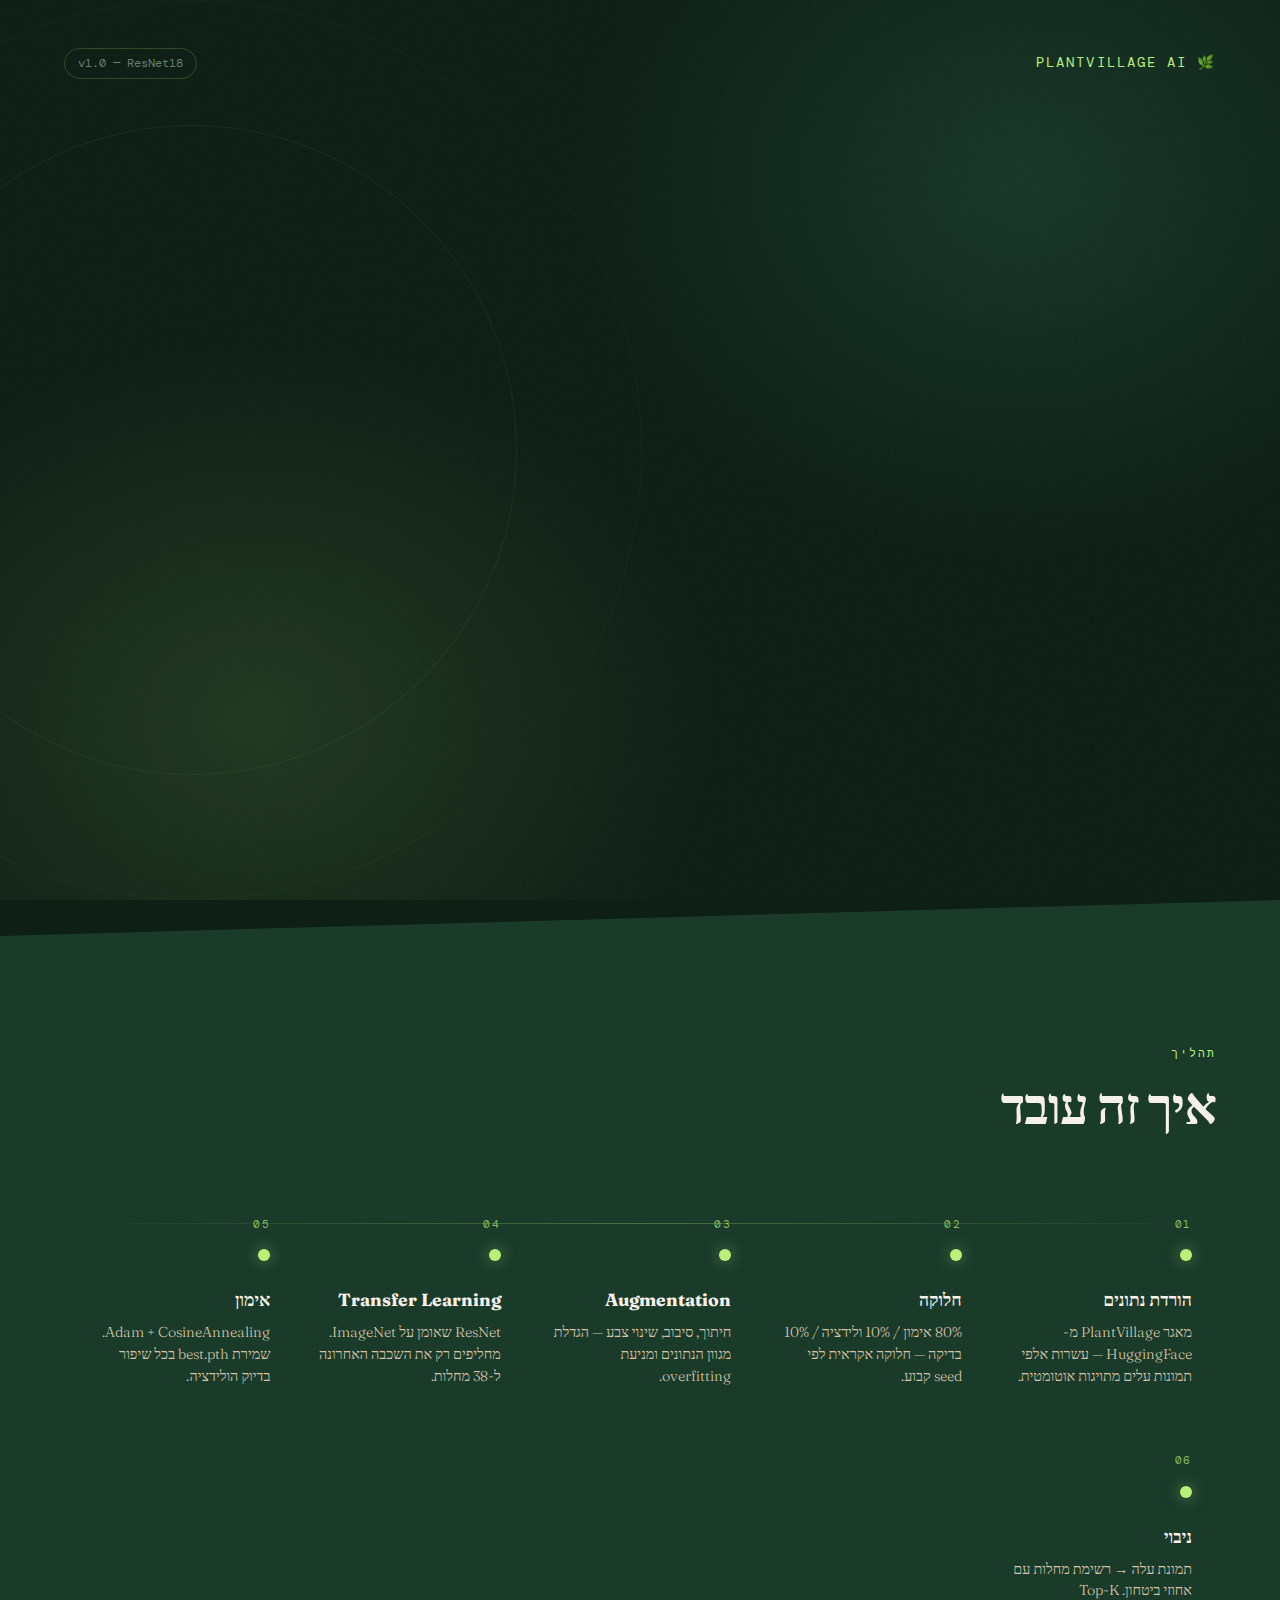
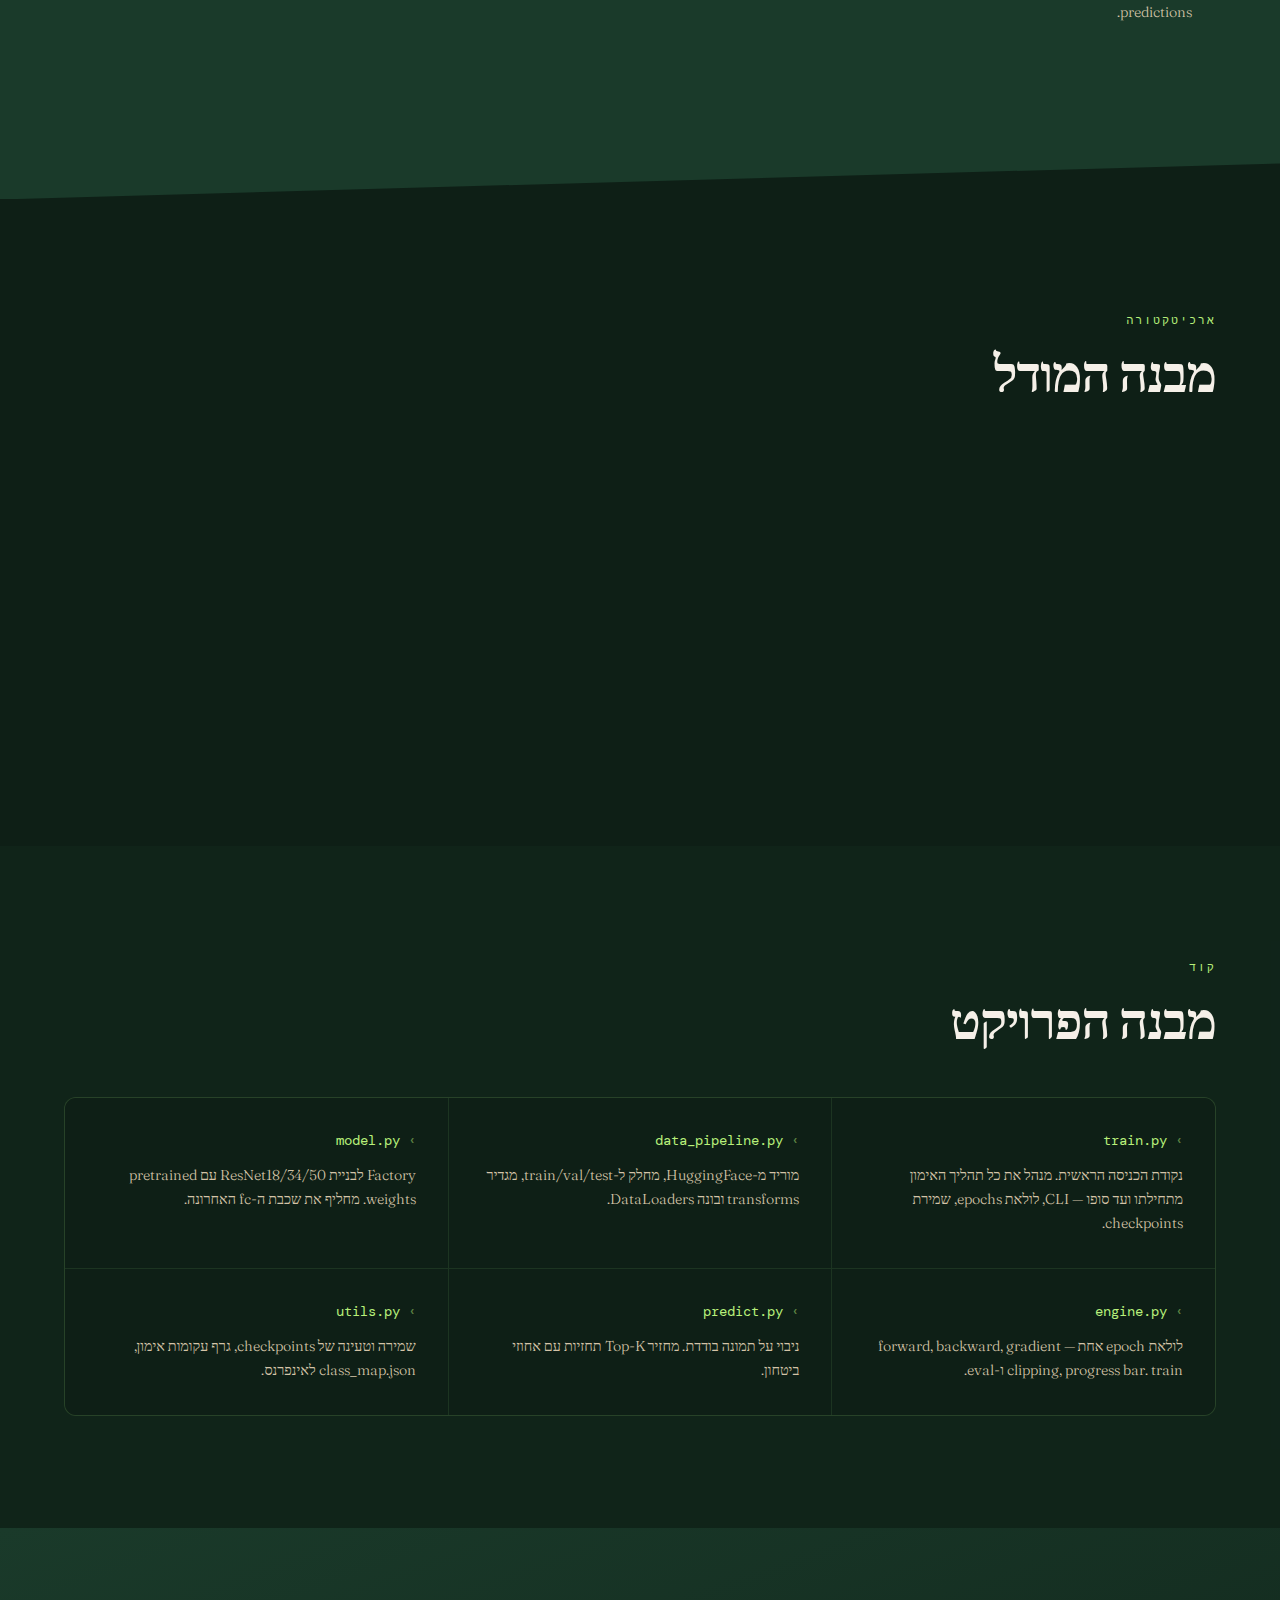
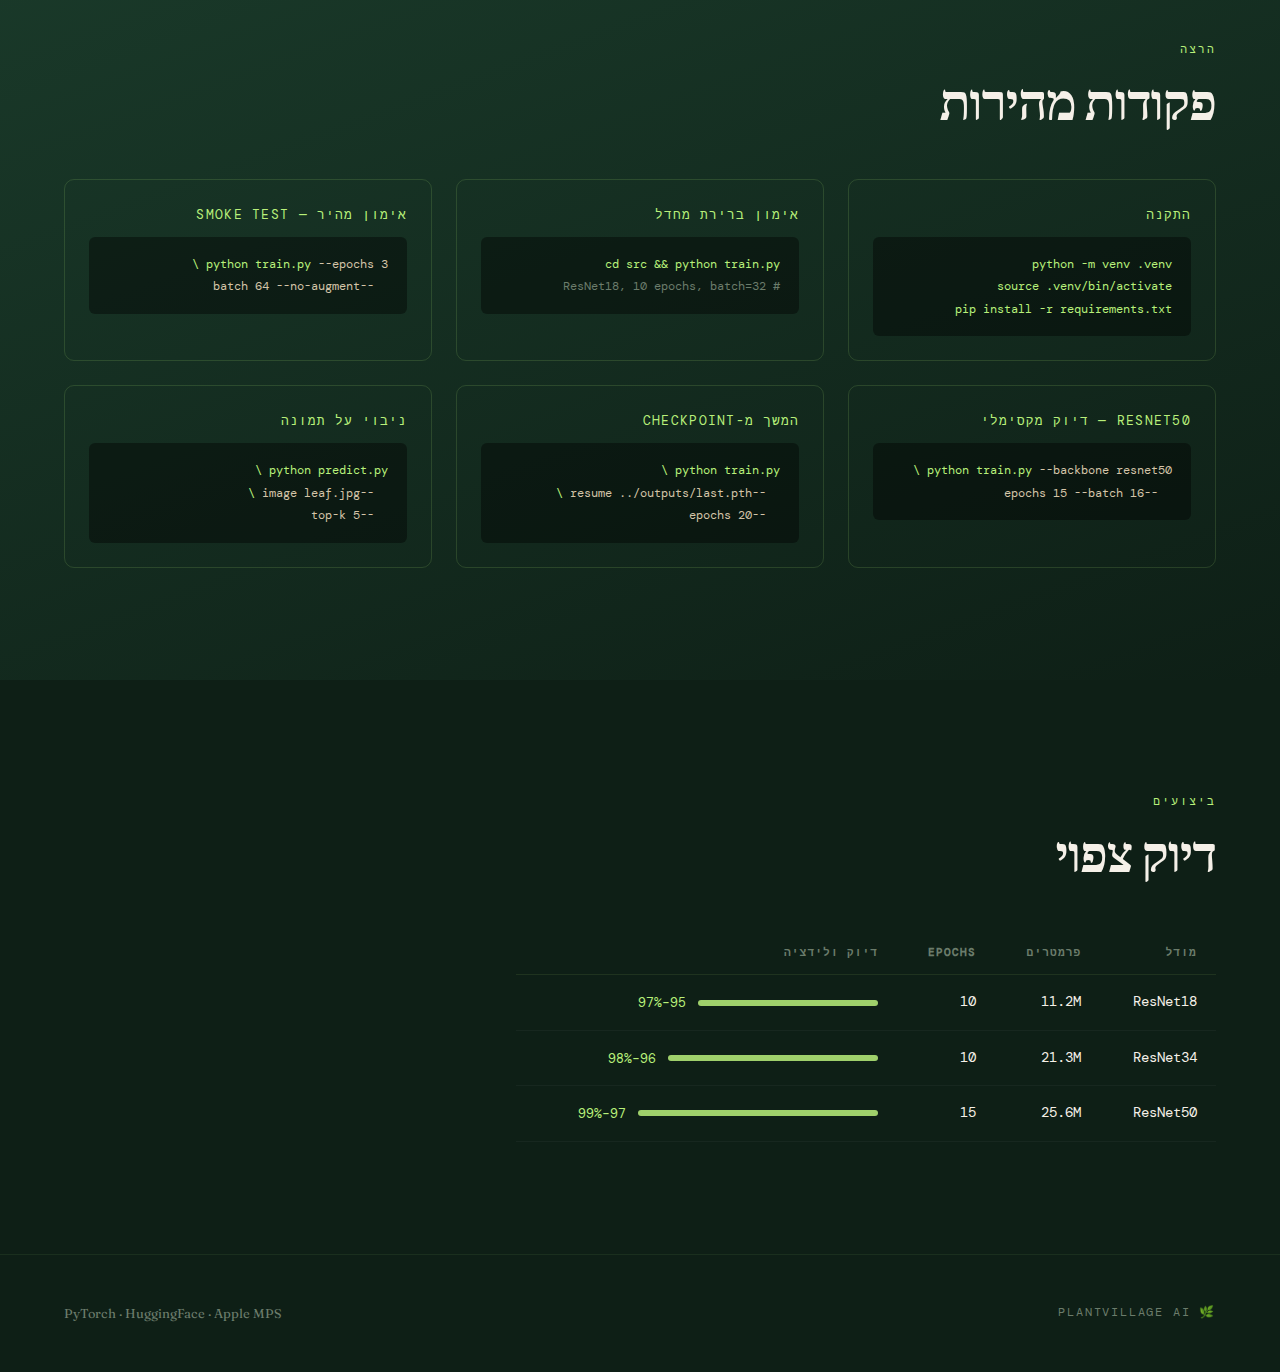
<file: index.html>
<!DOCTYPE html>
<html lang="he" dir="rtl">
<head>
  <meta charset="UTF-8" />
  <meta name="viewport" content="width=device-width, initial-scale=1.0" />
  <title>PlantVillage — זיהוי מחלות צמחים</title>
  <link href="https://fonts.googleapis.com/css2?family=Fraunces:ital,opsz,wght@0,9..144,300;0,9..144,700;1,9..144,400&family=DM+Mono:wght@400;500&display=swap" rel="stylesheet">
  <style>
    *, *::before, *::after { box-sizing: border-box; margin: 0; padding: 0; }

    :root {
      --green:   #1a3a2a;
      --lime:    #b8f07a;
      --cream:   #f5f0e8;
      --rust:    #c94f2a;
      --tan:     #d4c4a8;
      --dark:    #0e1f16;
      --muted:   #6b7c6b;
    }

    html { scroll-behavior: smooth; }

    body {
      background: var(--dark);
      color: var(--cream);
      font-family: 'Fraunces', Georgia, serif;
      font-size: 18px;
      line-height: 1.65;
      overflow-x: hidden;
    }

    /* ── NOISE OVERLAY ── */
    body::before {
      content: '';
      position: fixed; inset: 0;
      background-image: url("data:image/svg+xml,%3Csvg viewBox='0 0 256 256' xmlns='http://www.w3.org/2000/svg'%3E%3Cfilter id='n'%3E%3CfeTurbulence type='fractalNoise' baseFrequency='0.9' numOctaves='4' stitchTiles='stitch'/%3E%3C/filter%3E%3Crect width='100%25' height='100%25' filter='url(%23n)' opacity='0.04'/%3E%3C/svg%3E");
      pointer-events: none; z-index: 1000; opacity: 0.4;
    }

    /* ── HERO ── */
    .hero {
      min-height: 100svh;
      display: grid;
      grid-template-rows: auto 1fr auto;
      padding: 3rem 4rem;
      position: relative;
      overflow: hidden;
    }

    .hero-bg {
      position: absolute; inset: 0; z-index: 0;
      background:
        radial-gradient(ellipse 60% 70% at 20% 80%, rgba(184,240,122,0.12) 0%, transparent 60%),
        radial-gradient(ellipse 50% 60% at 80% 20%, rgba(26,58,42,0.9) 0%, transparent 70%),
        var(--dark);
    }

    .hero-ring {
      position: absolute;
      border-radius: 50%;
      border: 1px solid rgba(184,240,122,0.1);
      top: 50%; left: 15%;
      transform: translate(-50%, -50%);
      animation: pulse 8s ease-in-out infinite;
    }
    .hero-ring:nth-child(1) { width: 400px; height: 400px; animation-delay: 0s; }
    .hero-ring:nth-child(2) { width: 650px; height: 650px; animation-delay: 2s; opacity: 0.6; }
    .hero-ring:nth-child(3) { width: 900px; height: 900px; animation-delay: 4s; opacity: 0.3; }

    @keyframes pulse {
      0%, 100% { transform: translate(-50%, -50%) scale(1); opacity: 0.4; }
      50% { transform: translate(-50%, -50%) scale(1.05); opacity: 0.8; }
    }

    .nav {
      display: flex;
      justify-content: space-between;
      align-items: center;
      position: relative; z-index: 2;
    }

    .nav-logo {
      font-size: 0.85rem;
      font-family: 'DM Mono', monospace;
      color: var(--lime);
      letter-spacing: 0.15em;
      text-transform: uppercase;
    }

    .nav-tag {
      font-family: 'DM Mono', monospace;
      font-size: 0.75rem;
      color: var(--muted);
      border: 1px solid rgba(184,240,122,0.2);
      padding: 0.3rem 0.8rem;
      border-radius: 2rem;
    }

    .hero-content {
      display: flex;
      flex-direction: column;
      justify-content: center;
      position: relative; z-index: 2;
      max-width: 750px;
      margin-right: auto;
      padding: 4rem 0;
    }

    .hero-eyebrow {
      font-family: 'DM Mono', monospace;
      font-size: 0.75rem;
      letter-spacing: 0.2em;
      color: var(--lime);
      text-transform: uppercase;
      margin-bottom: 1.5rem;
      opacity: 0;
      animation: fadeUp 0.8s 0.2s forwards;
    }

    .hero-title {
      font-size: clamp(3rem, 7vw, 6rem);
      font-weight: 700;
      line-height: 1.05;
      letter-spacing: -0.02em;
      margin-bottom: 2rem;
      opacity: 0;
      animation: fadeUp 0.8s 0.4s forwards;
    }

    .hero-title em {
      font-style: italic;
      font-weight: 300;
      color: var(--lime);
    }

    .hero-desc {
      font-size: 1.2rem;
      color: var(--tan);
      max-width: 520px;
      font-weight: 300;
      opacity: 0;
      animation: fadeUp 0.8s 0.6s forwards;
    }

    .hero-stats {
      display: flex;
      gap: 3rem;
      position: relative; z-index: 2;
      padding-bottom: 1rem;
      opacity: 0;
      animation: fadeUp 0.8s 0.8s forwards;
    }

    .stat { display: flex; flex-direction: column; gap: 0.2rem; }
    .stat-num {
      font-size: 2.5rem;
      font-weight: 700;
      color: var(--lime);
      line-height: 1;
    }
    .stat-label {
      font-family: 'DM Mono', monospace;
      font-size: 0.7rem;
      color: var(--muted);
      letter-spacing: 0.1em;
      text-transform: uppercase;
    }

    @keyframes fadeUp {
      from { opacity: 0; transform: translateY(24px); }
      to   { opacity: 1; transform: translateY(0); }
    }

    /* ── SECTIONS ── */
    section {
      padding: 7rem 4rem;
      position: relative;
    }

    .section-label {
      font-family: 'DM Mono', monospace;
      font-size: 0.7rem;
      letter-spacing: 0.2em;
      color: var(--lime);
      text-transform: uppercase;
      margin-bottom: 1rem;
    }

    .section-title {
      font-size: clamp(2rem, 4vw, 3.5rem);
      font-weight: 700;
      line-height: 1.1;
      letter-spacing: -0.02em;
      margin-bottom: 3rem;
    }

    /* ── PIPELINE ── */
    .pipeline-section {
      background: var(--green);
      clip-path: polygon(0 4%, 100% 0, 100% 96%, 0 100%);
      padding: 9rem 4rem;
    }

    .pipeline {
      display: grid;
      grid-template-columns: repeat(auto-fit, minmax(200px, 1fr));
      gap: 0;
      position: relative;
      margin-top: 2rem;
    }

    .pipeline::before {
      content: '';
      position: absolute;
      top: 2.5rem;
      right: 0; left: 0;
      height: 1px;
      background: linear-gradient(to left, transparent, var(--lime), transparent);
      opacity: 0.3;
    }

    .step {
      padding: 2rem 1.5rem;
      position: relative;
      transition: transform 0.3s ease;
    }
    .step:hover { transform: translateY(-6px); }

    .step-num {
      font-family: 'DM Mono', monospace;
      font-size: 0.7rem;
      color: var(--lime);
      letter-spacing: 0.15em;
      margin-bottom: 1rem;
      opacity: 0.7;
    }

    .step-dot {
      width: 12px; height: 12px;
      border-radius: 50%;
      background: var(--lime);
      margin-bottom: 1.5rem;
      box-shadow: 0 0 16px rgba(184,240,122,0.5);
    }

    .step-title {
      font-size: 1.1rem;
      font-weight: 700;
      margin-bottom: 0.5rem;
      color: var(--cream);
    }

    .step-desc {
      font-size: 0.9rem;
      color: var(--tan);
      font-weight: 300;
      line-height: 1.5;
    }

    /* ── FILES GRID ── */
    .files-grid {
      display: grid;
      grid-template-columns: repeat(auto-fill, minmax(300px, 1fr));
      gap: 1px;
      background: rgba(184,240,122,0.08);
      border: 1px solid rgba(184,240,122,0.08);
      border-radius: 12px;
      overflow: hidden;
      margin-top: 2rem;
    }

    .file-card {
      background: var(--dark);
      padding: 2rem;
      transition: background 0.25s ease;
      position: relative;
      overflow: hidden;
    }
    .file-card::after {
      content: '';
      position: absolute;
      inset: 0;
      background: radial-gradient(ellipse 80% 80% at 50% 50%, rgba(184,240,122,0.06), transparent);
      opacity: 0;
      transition: opacity 0.3s;
    }
    .file-card:hover::after { opacity: 1; }
    .file-card:hover { background: rgba(26,58,42,0.6); }

    .file-name {
      font-family: 'DM Mono', monospace;
      font-size: 0.85rem;
      color: var(--lime);
      margin-bottom: 0.75rem;
      display: flex;
      align-items: center;
      gap: 0.5rem;
    }

    .file-name::before {
      content: '›';
      opacity: 0.5;
    }

    .file-role {
      font-size: 0.9rem;
      color: var(--tan);
      font-weight: 300;
    }

    /* ── MODEL ARCH ── */
    .arch-section { background: var(--dark); }

    .arch-viz {
      margin-top: 3rem;
      display: flex;
      flex-direction: column;
      align-items: flex-start;
      gap: 0;
      max-width: 600px;
    }

    .arch-layer {
      display: flex;
      align-items: center;
      gap: 1.5rem;
      width: 100%;
      opacity: 0;
      animation: slideIn 0.5s forwards;
    }

    .arch-layer:nth-child(1)  { animation-delay: 0.1s; }
    .arch-layer:nth-child(2)  { animation-delay: 0.2s; }
    .arch-layer:nth-child(3)  { animation-delay: 0.3s; }
    .arch-layer:nth-child(4)  { animation-delay: 0.4s; }
    .arch-layer:nth-child(5)  { animation-delay: 0.5s; }
    .arch-layer:nth-child(6)  { animation-delay: 0.6s; }
    .arch-layer:nth-child(7)  { animation-delay: 0.7s; }
    .arch-layer:nth-child(8)  { animation-delay: 0.8s; }

    @keyframes slideIn {
      from { opacity: 0; transform: translateX(-20px); }
      to   { opacity: 1; transform: translateX(0); }
    }

    .layer-bar-wrap {
      flex: 1;
      height: 44px;
      position: relative;
    }

    .layer-bar {
      height: 100%;
      border-radius: 4px;
      display: flex;
      align-items: center;
      padding: 0 1rem;
      font-family: 'DM Mono', monospace;
      font-size: 0.75rem;
      color: var(--dark);
      font-weight: 500;
      letter-spacing: 0.05em;
      transition: filter 0.3s;
    }
    .layer-bar:hover { filter: brightness(1.15); }

    .layer-connector {
      width: 2px;
      height: 16px;
      background: rgba(184,240,122,0.2);
      margin-right: 22px;
      align-self: stretch;
      flex-shrink: 0;
    }
    .arch-layer:last-child .layer-connector { display: none; }

    .layer-info {
      width: 130px;
      flex-shrink: 0;
      font-family: 'DM Mono', monospace;
      font-size: 0.7rem;
      color: var(--muted);
      text-align: left;
    }

    /* ── COMMANDS ── */
    .commands-section {
      background: linear-gradient(160deg, var(--green) 0%, var(--dark) 100%);
    }

    .cmd-grid {
      display: grid;
      grid-template-columns: repeat(auto-fill, minmax(340px, 1fr));
      gap: 1.5rem;
      margin-top: 2rem;
    }

    .cmd-card {
      border: 1px solid rgba(184,240,122,0.15);
      border-radius: 10px;
      padding: 1.5rem;
      transition: border-color 0.25s, transform 0.25s;
    }
    .cmd-card:hover {
      border-color: rgba(184,240,122,0.4);
      transform: translateY(-3px);
    }

    .cmd-title {
      font-size: 0.8rem;
      color: var(--lime);
      font-family: 'DM Mono', monospace;
      letter-spacing: 0.1em;
      text-transform: uppercase;
      margin-bottom: 0.75rem;
    }

    .cmd-block {
      background: rgba(0,0,0,0.4);
      border-radius: 6px;
      padding: 1rem 1.2rem;
      font-family: 'DM Mono', monospace;
      font-size: 0.78rem;
      color: var(--lime);
      line-height: 1.8;
      position: relative;
      overflow-x: auto;
    }

    .cmd-block .comment { color: var(--muted); }
    .cmd-block .flag    { color: var(--tan); }

    /* ── PERFORMANCE ── */
    .perf-section { background: var(--dark); }

    .perf-table {
      width: 100%;
      max-width: 700px;
      border-collapse: collapse;
      margin-top: 2rem;
      font-family: 'DM Mono', monospace;
      font-size: 0.85rem;
    }

    .perf-table th {
      text-align: right;
      padding: 0.8rem 1.2rem;
      color: var(--muted);
      font-size: 0.7rem;
      letter-spacing: 0.1em;
      text-transform: uppercase;
      border-bottom: 1px solid rgba(184,240,122,0.1);
    }

    .perf-table td {
      padding: 1rem 1.2rem;
      border-bottom: 1px solid rgba(255,255,255,0.04);
      color: var(--cream);
      vertical-align: middle;
    }

    .perf-table tr:hover td { background: rgba(184,240,122,0.04); }

    .acc-bar-wrap {
      display: flex;
      align-items: center;
      gap: 0.75rem;
    }

    .acc-bar {
      height: 6px;
      border-radius: 3px;
      background: var(--lime);
      opacity: 0.85;
      transition: opacity 0.3s;
    }
    tr:hover .acc-bar { opacity: 1; }

    .acc-val { color: var(--lime); font-size: 0.8rem; white-space: nowrap; }

    /* ── FOOTER ── */
    footer {
      padding: 3rem 4rem;
      border-top: 1px solid rgba(184,240,122,0.08);
      display: flex;
      justify-content: space-between;
      align-items: center;
    }

    .footer-logo {
      font-family: 'DM Mono', monospace;
      font-size: 0.75rem;
      color: var(--muted);
      letter-spacing: 0.15em;
    }

    .footer-note {
      font-size: 0.8rem;
      color: var(--muted);
    }

    /* ── SCROLLBAR ── */
    ::-webkit-scrollbar { width: 6px; }
    ::-webkit-scrollbar-track { background: var(--dark); }
    ::-webkit-scrollbar-thumb { background: var(--green); border-radius: 3px; }
  </style>
</head>
<body>

<!-- HERO -->
<section class="hero">
  <div class="hero-bg"></div>
  <div class="hero-ring"></div>
  <div class="hero-ring"></div>
  <div class="hero-ring"></div>

  <nav class="nav">
    <span class="nav-logo">🌿 PlantVillage AI</span>
    <span class="nav-tag">v1.0 — ResNet18</span>
  </nav>

  <div class="hero-content">
    <p class="hero-eyebrow">מערכת זיהוי מחלות צמחים</p>
    <h1 class="hero-title">
      רשת נוירונים<br>
      ש<em>רואה</em> את<br>
      בריאות הצמח
    </h1>
    <p class="hero-desc">
      מערכת Deep Learning המזהה 38 קטגוריות של מחלות בגידולים חקלאיים מתמונת עלה בודדת, בדיוק של עד 99%.
    </p>
  </div>

  <div class="hero-stats">
    <div class="stat">
      <span class="stat-num">38</span>
      <span class="stat-label">קטגוריות מחלה</span>
    </div>
    <div class="stat">
      <span class="stat-num">97%+</span>
      <span class="stat-label">דיוק ממוצע</span>
    </div>
    <div class="stat">
      <span class="stat-num">11M</span>
      <span class="stat-label">פרמטרים</span>
    </div>
    <div class="stat">
      <span class="stat-num">MPS</span>
      <span class="stat-label">Apple Silicon</span>
    </div>
  </div>
</section>

<!-- PIPELINE -->
<section class="pipeline-section">
  <p class="section-label">תהליך</p>
  <h2 class="section-title">איך זה עובד</h2>

  <div class="pipeline">
    <div class="step">
      <div class="step-num">01</div>
      <div class="step-dot"></div>
      <div class="step-title">הורדת נתונים</div>
      <div class="step-desc">מאגר PlantVillage מ-HuggingFace — עשרות אלפי תמונות עלים מתויגות אוטומטית.</div>
    </div>
    <div class="step">
      <div class="step-num">02</div>
      <div class="step-dot"></div>
      <div class="step-title">חלוקה</div>
      <div class="step-desc">80% אימון / 10% ולידציה / 10% בדיקה — חלוקה אקראית לפי seed קבוע.</div>
    </div>
    <div class="step">
      <div class="step-num">03</div>
      <div class="step-dot"></div>
      <div class="step-title">Augmentation</div>
      <div class="step-desc">חיתוך, סיבוב, שינוי צבע — הגדלת מגוון הנתונים ומניעת overfitting.</div>
    </div>
    <div class="step">
      <div class="step-num">04</div>
      <div class="step-dot"></div>
      <div class="step-title">Transfer Learning</div>
      <div class="step-desc">ResNet שאומן על ImageNet. מחליפים רק את השכבה האחרונה ל-38 מחלות.</div>
    </div>
    <div class="step">
      <div class="step-num">05</div>
      <div class="step-dot"></div>
      <div class="step-title">אימון</div>
      <div class="step-desc">Adam + CosineAnnealing. שמירת best.pth בכל שיפור בדיוק הולידציה.</div>
    </div>
    <div class="step">
      <div class="step-num">06</div>
      <div class="step-dot"></div>
      <div class="step-title">ניבוי</div>
      <div class="step-desc">תמונת עלה → רשימת מחלות עם אחוזי ביטחון. Top-K predictions.</div>
    </div>
  </div>
</section>

<!-- ARCHITECTURE -->
<section class="arch-section">
  <p class="section-label">ארכיטקטורה</p>
  <h2 class="section-title">מבנה המודל</h2>

  <div class="arch-viz">
    <div class="arch-layer">
      <div class="layer-info">קלט</div>
      <div class="layer-bar-wrap">
        <div class="layer-bar" style="background:#b8f07a; width:100%">224 × 224 × 3</div>
      </div>
    </div>
    <div class="arch-layer">
      <div class="layer-connector"></div>
    </div>
    <div class="arch-layer">
      <div class="layer-info">conv1 + pool</div>
      <div class="layer-bar-wrap">
        <div class="layer-bar" style="background:#8ec95a; width:90%">7×7, 64 filters</div>
      </div>
    </div>
    <div class="arch-layer">
      <div class="layer-connector"></div>
    </div>
    <div class="arch-layer">
      <div class="layer-info">layer1–4</div>
      <div class="layer-bar-wrap">
        <div class="layer-bar" style="background:#5a9e3a; width:78%; color:var(--cream)">BasicBlock × 8 (64→512 ch)</div>
      </div>
    </div>
    <div class="arch-layer">
      <div class="layer-connector"></div>
    </div>
    <div class="arch-layer">
      <div class="layer-info">avgpool</div>
      <div class="layer-bar-wrap">
        <div class="layer-bar" style="background:#3a7a28; width:45%; color:var(--cream)">Global Average Pool</div>
      </div>
    </div>
    <div class="arch-layer">
      <div class="layer-connector"></div>
    </div>
    <div class="arch-layer">
      <div class="layer-info">head חדש</div>
      <div class="layer-bar-wrap">
        <div class="layer-bar" style="background:#c94f2a; width:30%; color:var(--cream)">Dropout → 38</div>
      </div>
    </div>
  </div>
</section>

<!-- FILES -->
<section style="background: rgba(26,58,42,0.2);">
  <p class="section-label">קוד</p>
  <h2 class="section-title">מבנה הפרויקט</h2>

  <div class="files-grid">
    <div class="file-card">
      <div class="file-name">train.py</div>
      <div class="file-role">נקודת הכניסה הראשית. מנהל את כל תהליך האימון מתחילתו ועד סופו — CLI, לולאת epochs, שמירת checkpoints.</div>
    </div>
    <div class="file-card">
      <div class="file-name">data_pipeline.py</div>
      <div class="file-role">מוריד מ-HuggingFace, מחלק ל-train/val/test, מגדיר transforms ובונה DataLoaders.</div>
    </div>
    <div class="file-card">
      <div class="file-name">model.py</div>
      <div class="file-role">Factory לבניית ResNet18/34/50 עם pretrained weights. מחליף את שכבת ה-fc האחרונה.</div>
    </div>
    <div class="file-card">
      <div class="file-name">engine.py</div>
      <div class="file-role">לולאת epoch אחת — forward, backward, gradient clipping, progress bar. train ו-eval.</div>
    </div>
    <div class="file-card">
      <div class="file-name">predict.py</div>
      <div class="file-role">ניבוי על תמונה בודדת. מחזיר Top-K תחזיות עם אחוזי ביטחון.</div>
    </div>
    <div class="file-card">
      <div class="file-name">utils.py</div>
      <div class="file-role">שמירה וטעינה של checkpoints, גרף עקומות אימון, class_map.json לאינפרנס.</div>
    </div>
  </div>
</section>

<!-- COMMANDS -->
<section class="commands-section">
  <p class="section-label">הרצה</p>
  <h2 class="section-title">פקודות מהירות</h2>

  <div class="cmd-grid">
    <div class="cmd-card">
      <div class="cmd-title">התקנה</div>
      <div class="cmd-block">
        python -m venv .venv<br>
        source .venv/bin/activate<br>
        pip install -r requirements.txt
      </div>
    </div>
    <div class="cmd-card">
      <div class="cmd-title">אימון ברירת מחדל</div>
      <div class="cmd-block">
        cd src && python train.py<br>
        <span class="comment"># ResNet18, 10 epochs, batch=32</span>
      </div>
    </div>
    <div class="cmd-card">
      <div class="cmd-title">אימון מהיר — smoke test</div>
      <div class="cmd-block">
        python train.py <span class="flag">--epochs 3</span> \<br>
        &nbsp;&nbsp;<span class="flag">--batch 64 --no-augment</span>
      </div>
    </div>
    <div class="cmd-card">
      <div class="cmd-title">ResNet50 — דיוק מקסימלי</div>
      <div class="cmd-block">
        python train.py <span class="flag">--backbone resnet50</span> \<br>
        &nbsp;&nbsp;<span class="flag">--epochs 15 --batch 16</span>
      </div>
    </div>
    <div class="cmd-card">
      <div class="cmd-title">המשך מ-checkpoint</div>
      <div class="cmd-block">
        python train.py \<br>
        &nbsp;&nbsp;<span class="flag">--resume ../outputs/last.pth</span> \<br>
        &nbsp;&nbsp;<span class="flag">--epochs 20</span>
      </div>
    </div>
    <div class="cmd-card">
      <div class="cmd-title">ניבוי על תמונה</div>
      <div class="cmd-block">
        python predict.py \<br>
        &nbsp;&nbsp;<span class="flag">--image leaf.jpg</span> \<br>
        &nbsp;&nbsp;<span class="flag">--top-k 5</span>
      </div>
    </div>
  </div>
</section>

<!-- PERFORMANCE -->
<section class="perf-section">
  <p class="section-label">ביצועים</p>
  <h2 class="section-title">דיוק צפוי</h2>

  <table class="perf-table">
    <thead>
      <tr>
        <th>מודל</th>
        <th>פרמטרים</th>
        <th>Epochs</th>
        <th>דיוק ולידציה</th>
      </tr>
    </thead>
    <tbody>
      <tr>
        <td>ResNet18</td>
        <td>11.2M</td>
        <td>10</td>
        <td>
          <div class="acc-bar-wrap">
            <div class="acc-bar" style="width: 180px;"></div>
            <span class="acc-val">95–97%</span>
          </div>
        </td>
      </tr>
      <tr>
        <td>ResNet34</td>
        <td>21.3M</td>
        <td>10</td>
        <td>
          <div class="acc-bar-wrap">
            <div class="acc-bar" style="width: 210px;"></div>
            <span class="acc-val">96–98%</span>
          </div>
        </td>
      </tr>
      <tr>
        <td>ResNet50</td>
        <td>25.6M</td>
        <td>15</td>
        <td>
          <div class="acc-bar-wrap">
            <div class="acc-bar" style="width: 240px;"></div>
            <span class="acc-val">97–99%</span>
          </div>
        </td>
      </tr>
    </tbody>
  </table>
</section>

<!-- FOOTER -->
<footer>
  <span class="footer-logo">🌿 PLANTVILLAGE AI</span>
  <span class="footer-note">PyTorch · HuggingFace · Apple MPS</span>
</footer>

</body>
</html>
</file>
